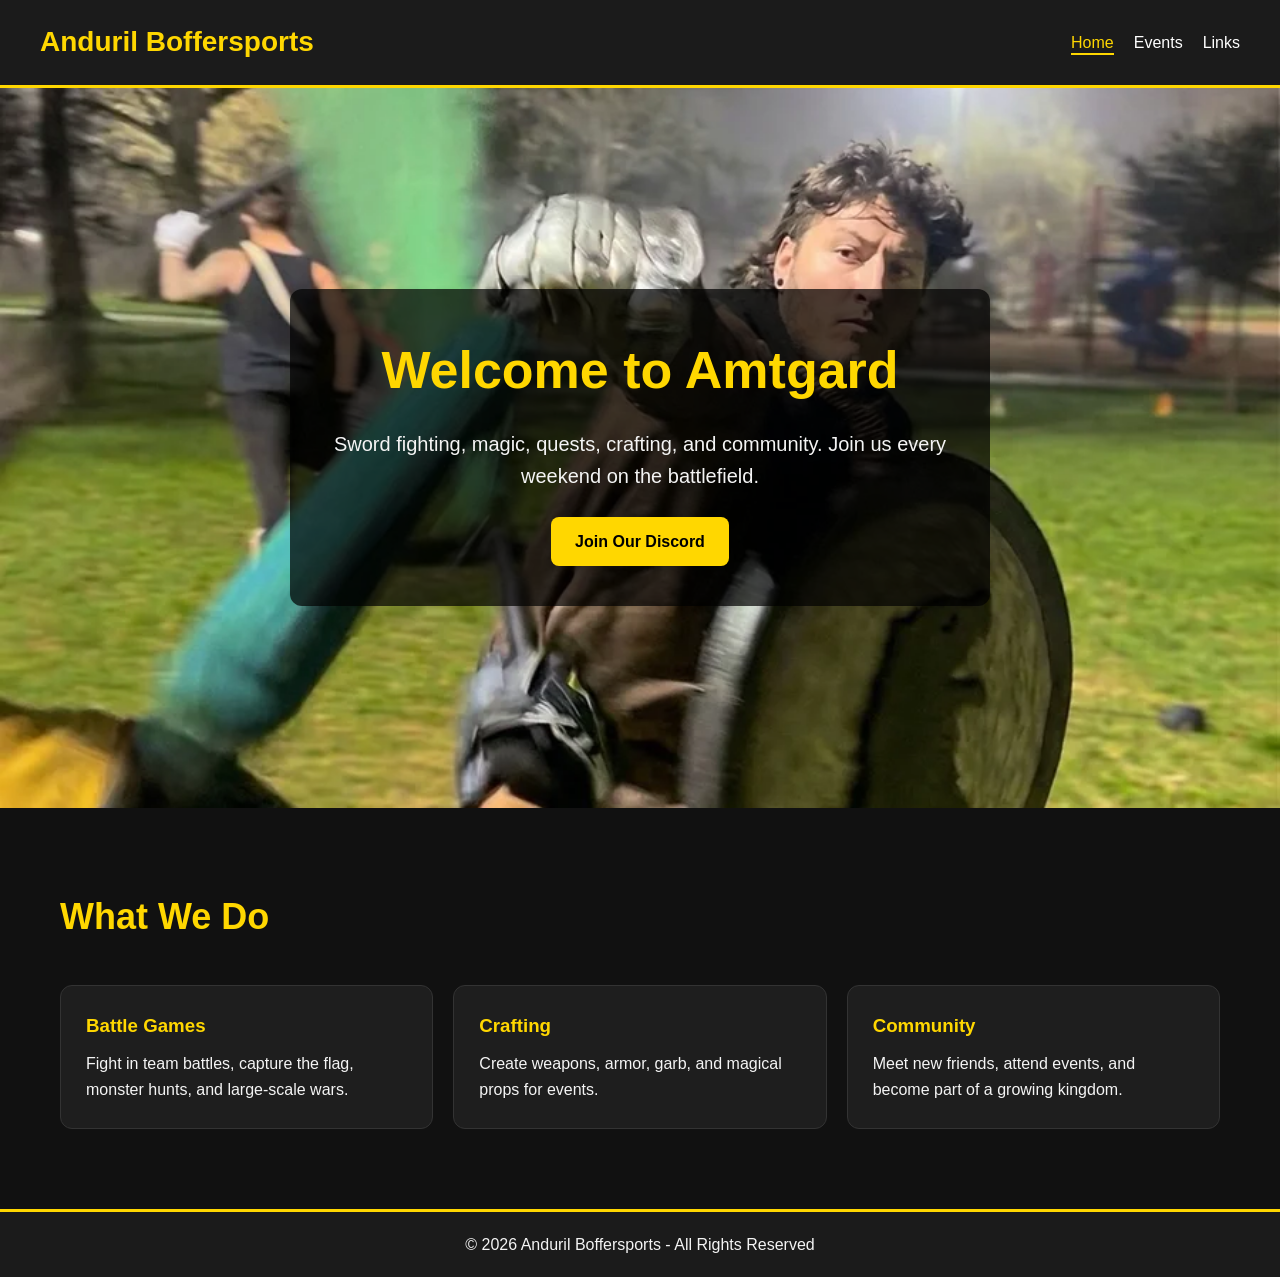
<file: index.html>
<!DOCTYPE html>
<html lang="en">
<head>
	<meta charset="UTF-8" />
	<meta name="viewport" content="width=device-width, initial-scale=1.0" />
	<title>Anduril Amtgard & Boffersports | Southern California LARP Combat</title>
	<meta name="description"
content="Anduril Amtgard is a Southern California boffersports and fantasy combat community featuring battles, events, crafting, and weekly park days.">
	<link rel="stylesheet" href="style.css">
	<link rel="icon" type="image/jpeg" href="images/favicon.jpeg">
</head>
<body>

	<header>
		<nav>
			<div class="logo">Anduril Boffersports</div>

			<ul class="nav-links">
				<li class="active"><a href="index.html">Home</a></li>
				<li><a href="events.html">Events</a></li>
				<li><a href="links.html">Links</a></li>
			</ul>
		</nav>
	</header>

	<section class="hero">
		<div class="hero-content">
			<h1>Welcome to Amtgard</h1>

			<p>
				Sword fighting, magic, quests, crafting, and community.
				Join us every weekend on the battlefield.
			</p>

			<a href="https://discord.gg/YGStXTPb2K" class="btn" target="_blank" rel="noopener noreferrer">Join Our Discord</a>
		</div>
	</section>

	<section class="section">
		<h2>What We Do</h2>

		<div class="cards">
			<div class="card">
				<h3>Battle Games</h3>
				<p>
					Fight in team battles, capture the flag,
					monster hunts, and large-scale wars.
				</p>
			</div>

			<div class="card">
				<h3>Crafting</h3>
				<p>
					Create weapons, armor, garb,
					and magical props for events.
				</p>
			</div>

			<div class="card">
				<h3>Community</h3>
				<p>
					Meet new friends, attend events,
					and become part of a growing kingdom.
				</p>
			</div>
		</div>
	</section>

	<footer>
		<p>© 2026 Anduril Boffersports - All Rights Reserved</p>
	</footer>

</body>
</html>
</file>
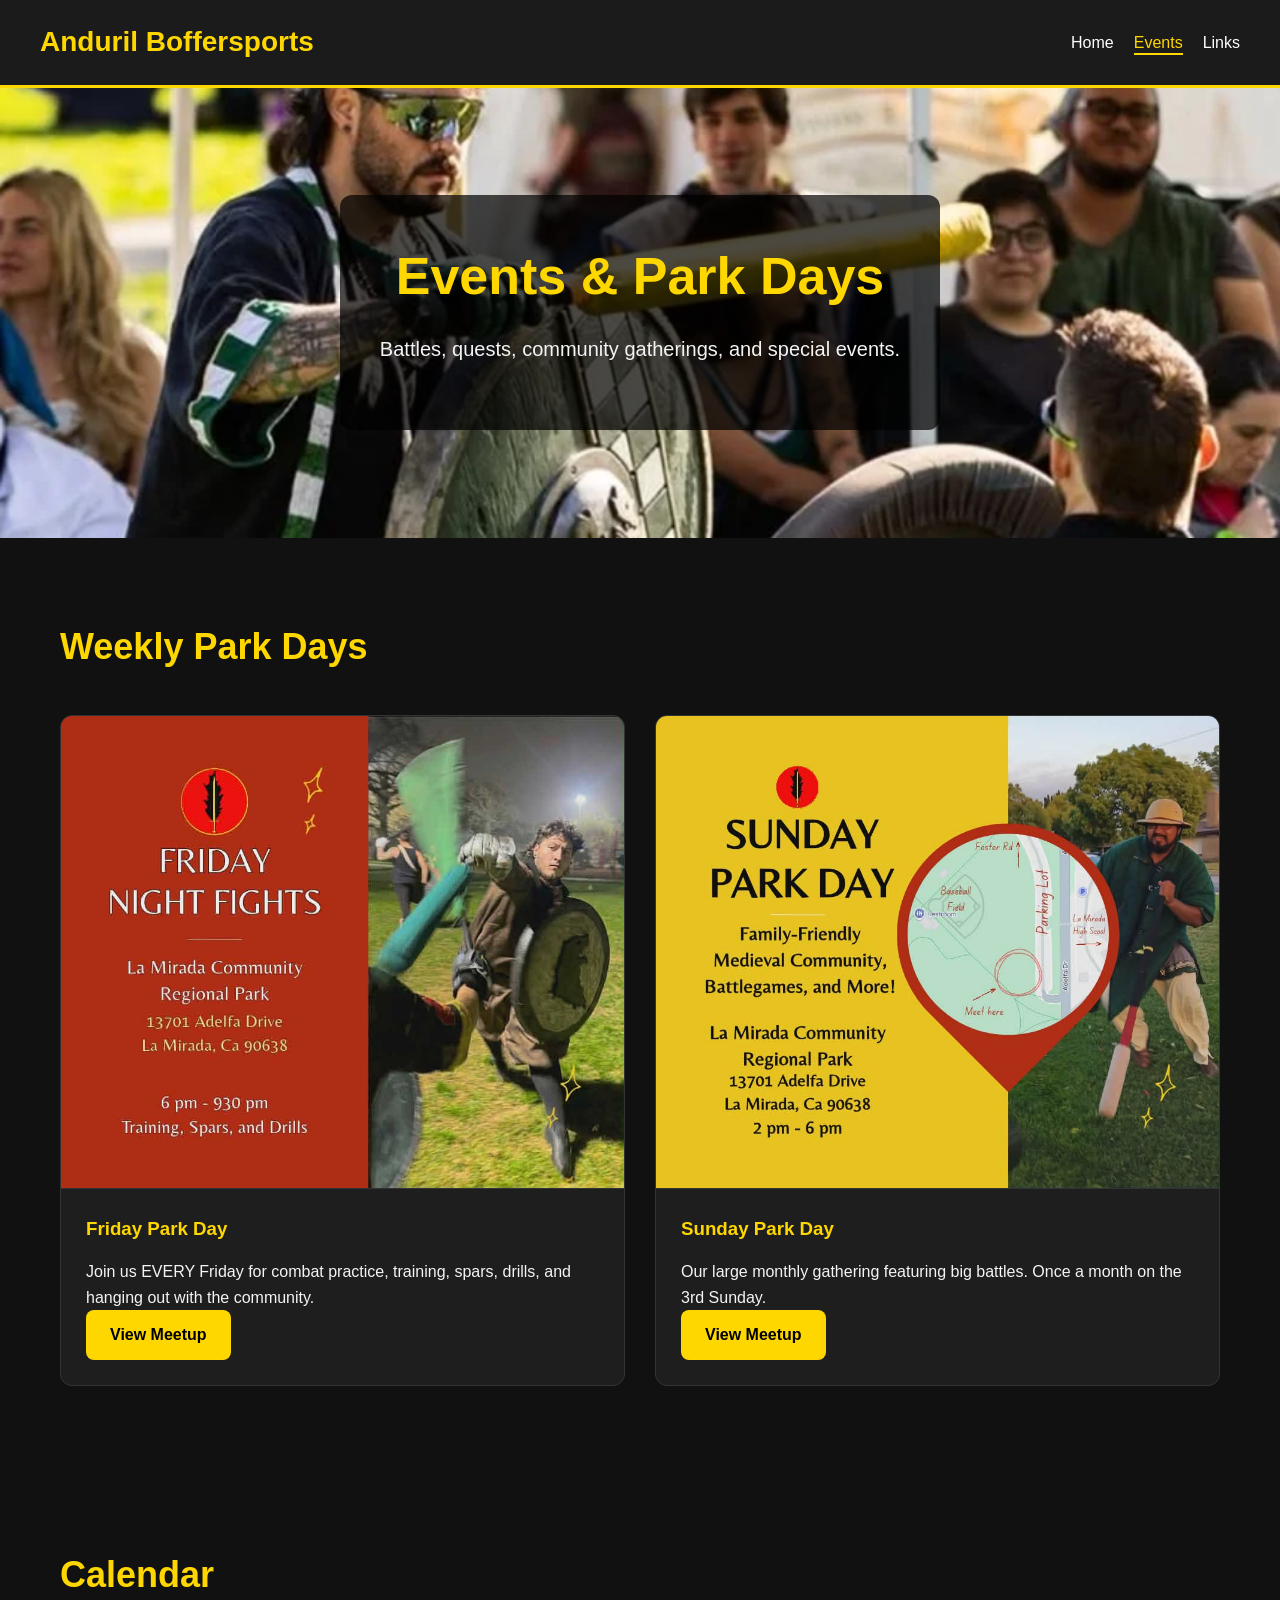
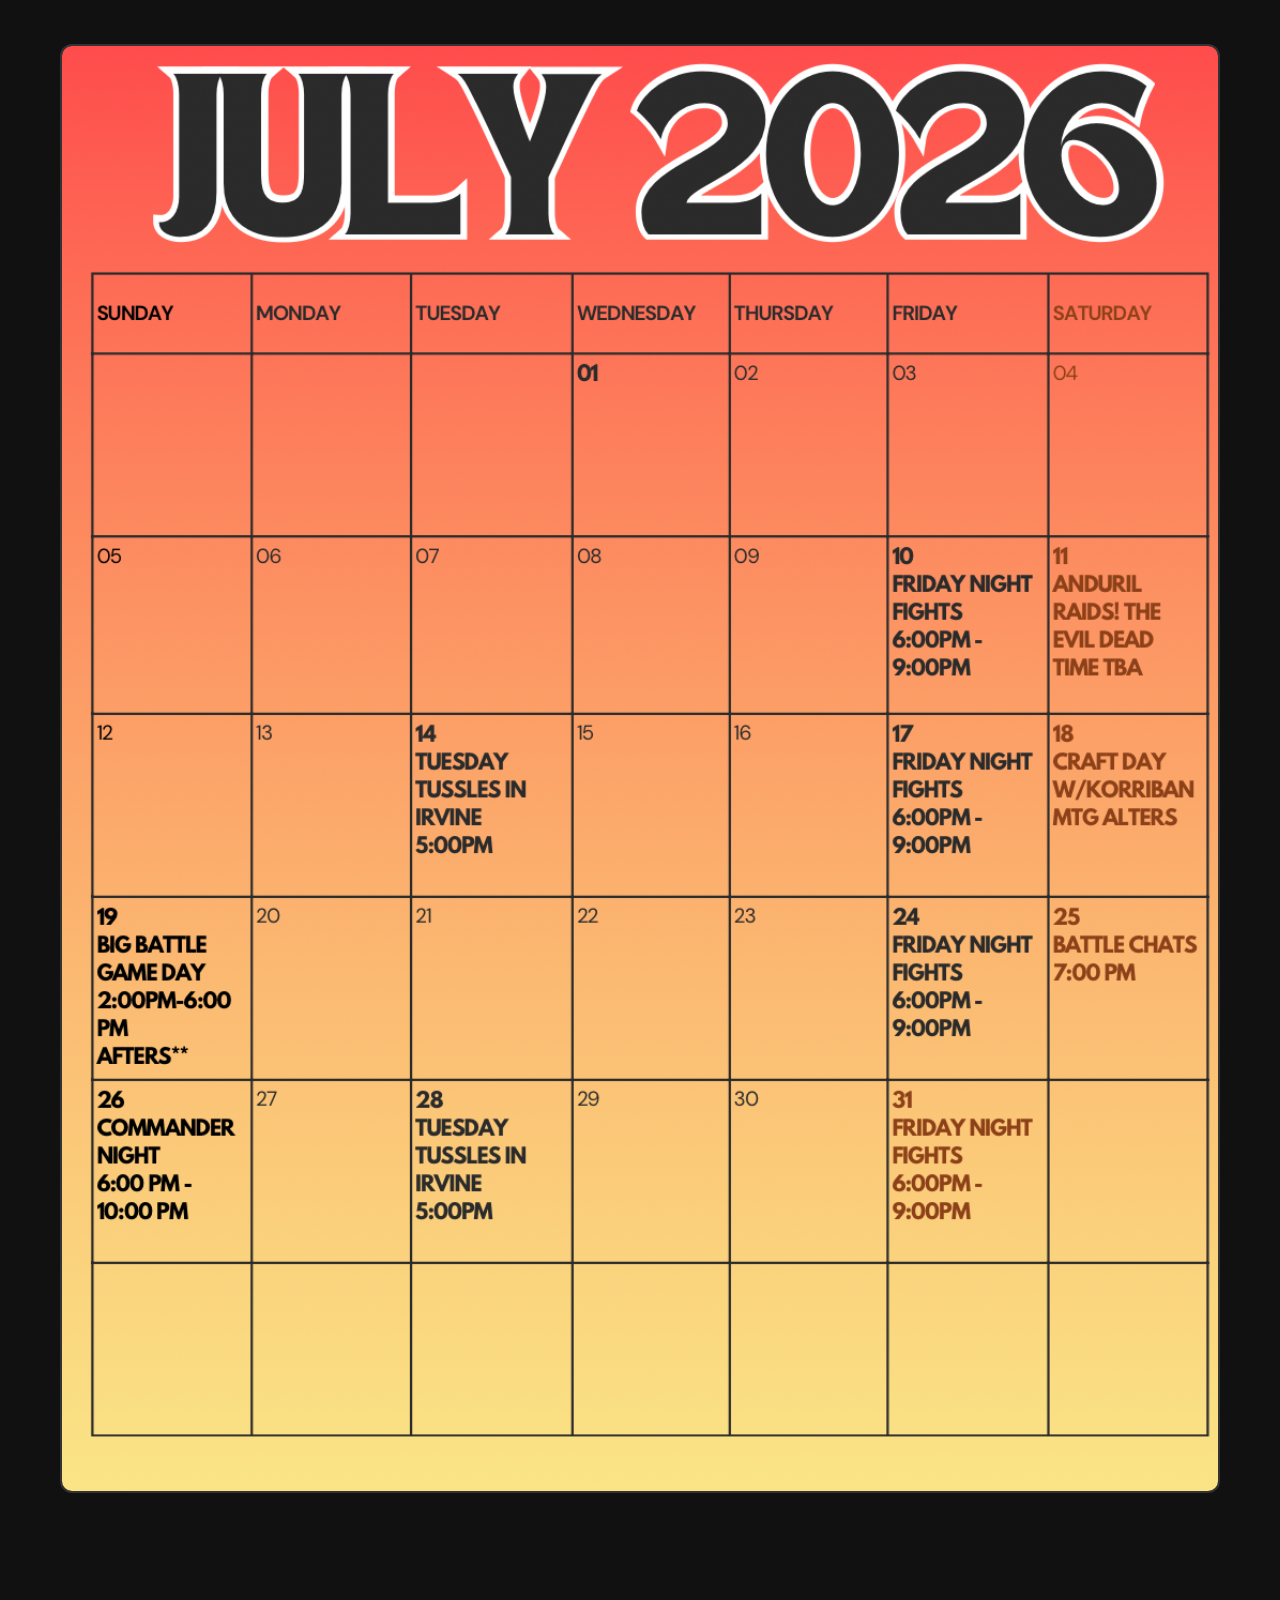
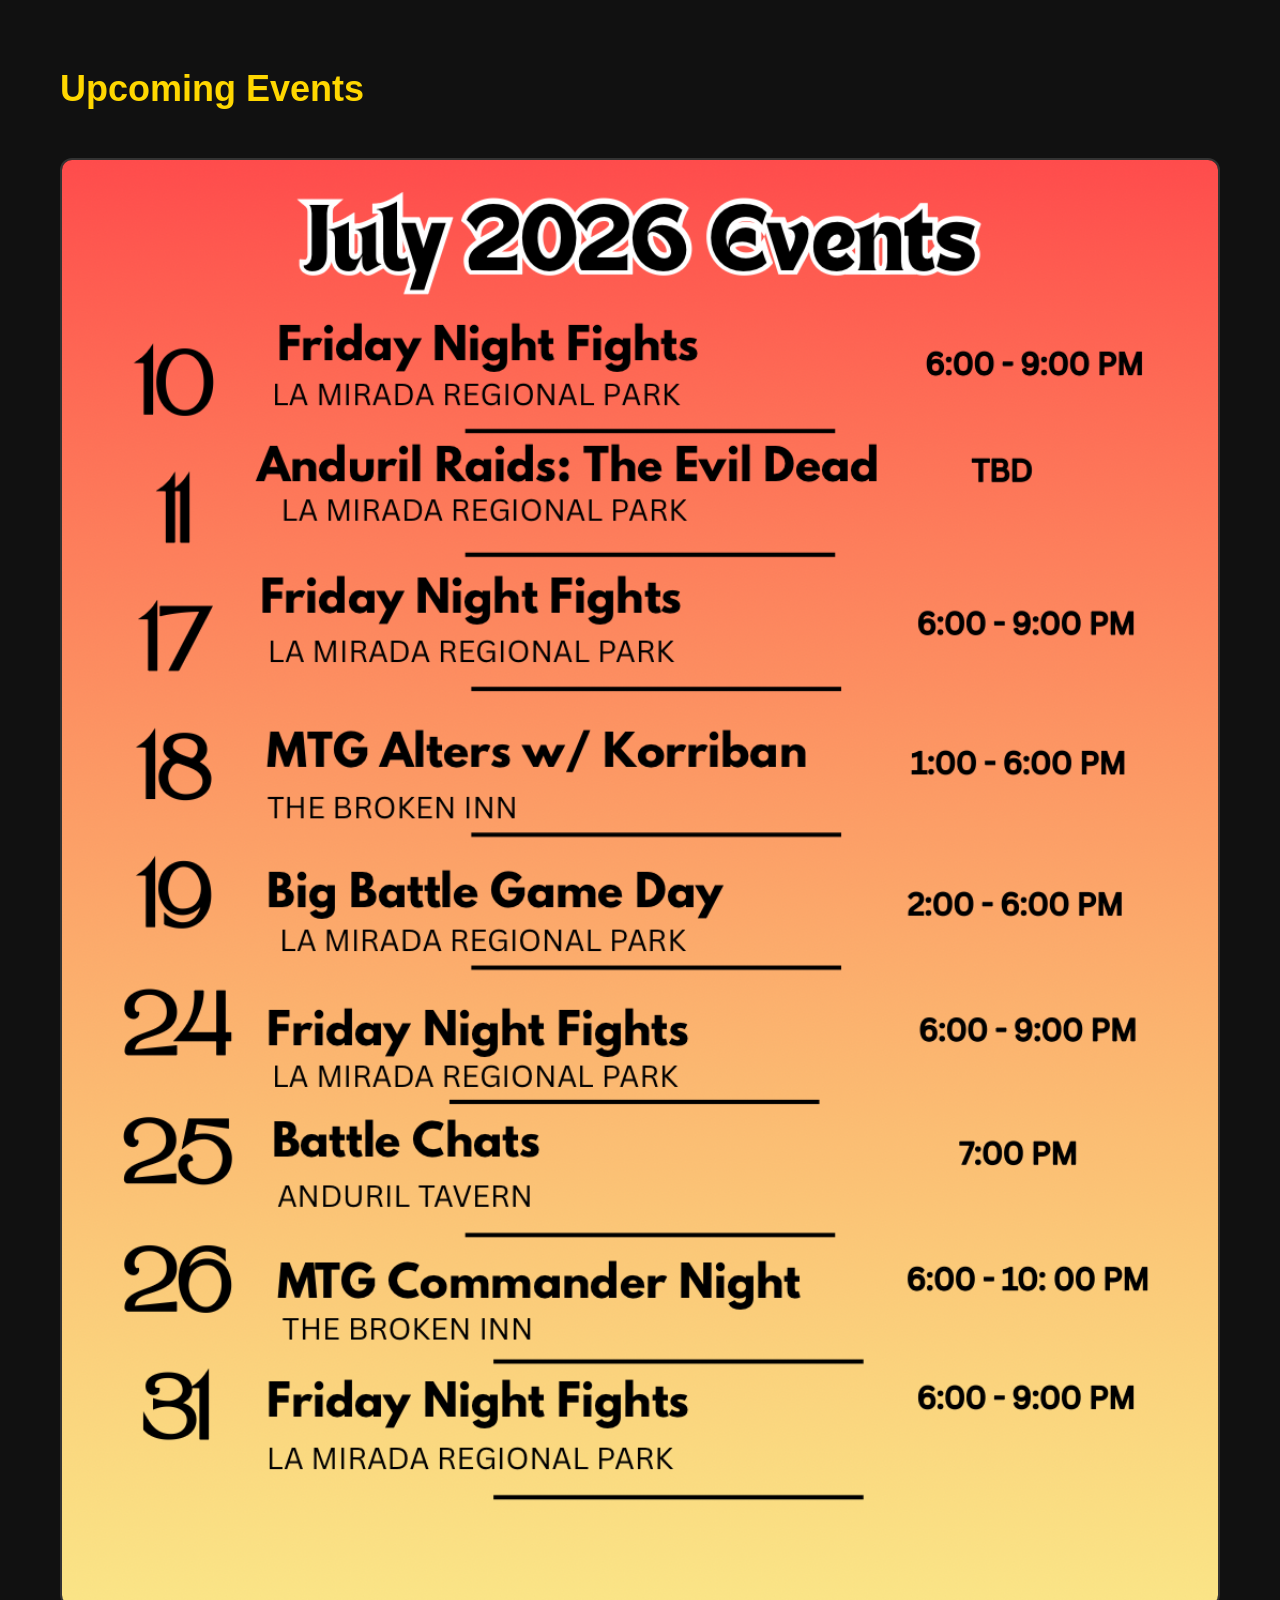
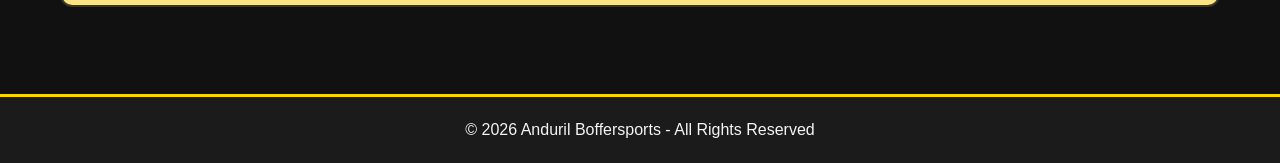
<file: events.html>
<!DOCTYPE html>
<html lang="en">
<head>
	<meta charset="UTF-8">
	<meta name="viewport" content="width=device-width, initial-scale=1.0">

	<title>Anduril Amtgard & Boffersports | Southern California LARP Combat</title>
	<meta name="description"
content="Anduril Amtgard is a Southern California boffersports and fantasy combat community featuring battles, events, crafting, and weekly park days.">
	<link rel="stylesheet" href="style.css">
	<link rel="icon" type="image/jpeg" href="images/favicon.jpeg">
</head>

<body>

	<header>
		<nav>
			<div class="logo">Anduril Boffersports</div>

			<ul class="nav-links">
				<li><a href="index.html">Home</a></li>
				<li class="active"><a href="events.html">Events</a></li>
				<li><a href="links.html">Links</a></li>
			</ul>
		</nav>
	</header>

	<section class="events-hero">
		<div class="hero-content">
			<h1>Events & Park Days</h1>

			<p>
				Battles, quests, community gatherings,
				and special events.
			</p>
		</div>
	</section>

	<section class="section">
		<h2>Weekly Park Days</h2>

		<div class="event-grid">

			<div class="event-card">
				<img src="images/FridayParkDay.jpg" alt="Friday Park Day">

				<div class="event-info">
					<h3>Friday Park Day</h3>

					<p>
						Join us EVERY Friday for combat practice, training, 
						spars, drills, and hanging out with the community.
					</p>

					<a href="https://www.meetup.com/anduril-amtgard/"
					class="btn"
					target="_blank"
					rel="noopener noreferrer">
						View Meetup
					</a>
				</div>
			</div>

			<div class="event-card">
				<img src="images/SundayParkDay.jpg" alt="Sunday Park Day">

				<div class="event-info">
					<h3>Sunday Park Day</h3>

					<p>
						Our large monthly gathering featuring big battles. 
						Once a month on the 3rd Sunday.
					</p>

					<a href="https://www.meetup.com/anduril-amtgard/"
					class="btn"
					target="_blank"
					rel="noopener noreferrer">
						View Meetup
					</a>
				</div>
			</div>

		</div>
	</section>

	<section class="section">
		<h2>Calendar</h2>

		<div class="calendar-container">
			<img src="images/Cal.png" alt="Calendar">
		</div>
	</section>




	<section class="section">
		<h2>Upcoming Events</h2>

		<div class="calendar-container">
			<img src="images/Events.png" alt="Upcoming Events">
		</div>
	</section>

	<footer>
		<p>© 2026 Anduril Boffersports - All Rights Reserved</p>
	</footer>
	
<script>
	const video = document.getElementById("event-video");

	const observer = new IntersectionObserver((entries) => {
		entries.forEach(entry => {

			if (entry.isIntersecting) {
				video.play();
			}
			else {
				video.pause();
			}

		});
	}, {
		threshold: 0.5
	});

	observer.observe(video);
</script>

</body>
</html>
</file>
<file: style.css>
* {
	margin: 0;
	padding: 0;
	box-sizing: border-box;
}

body {
	font-family: Arial, sans-serif;
	background-color: #111;
	color: #f4f4f4;
	line-height: 1.6;
}

header {
	background: #1b1b1b;
	padding: 20px;
	border-bottom: 3px solid gold;
	position: sticky;
	top: 0;
	z-index: 100;
}

nav {
	display: flex;
	justify-content: space-between;
	align-items: center;
	max-width: 1200px;
	margin: auto;
}

.logo {
	font-size: 28px;
	font-weight: bold;
	color: gold;
}

.nav-links {
	display: flex;
	gap: 20px;
	list-style: none;
}

.nav-links a {
	text-decoration: none;
	color: white;
	transition: 0.3s;
}

.nav-links a:hover {
	color: gold;
}

.nav-links .active a {
	color: gold;
	border-bottom: 2px solid gold;
	padding-bottom: 2px;
}

.hero {
	height: 80vh;
	background-color: #1b1b1b;
	background-image: url("images/jakoby-and-meyers.jpeg");
	background-size: cover;
	background-position: center;
	display: flex;
	align-items: center;
	justify-content: center;
	text-align: center;
	padding: 20px;
}

.hero-content {
	background: rgba(0, 0, 0, 0.7);
	padding: 40px;
	border-radius: 12px;
	max-width: 700px;
}

.hero h1,
.events-hero h1,
.links-hero h1 {
	font-size: 52px;
	margin-bottom: 15px;
	color: gold;
}

.hero p,
.events-hero p {
	font-size: 20px;
	margin-bottom: 25px;
}

.btn {
	display: inline-block;
	padding: 12px 24px;
	background: gold;
	color: black;
	text-decoration: none;
	font-weight: bold;
	border-radius: 8px;
	transition: 0.3s;
}

.btn:hover {
	background: white;
}

.section {
	max-width: 1200px;
	margin: auto;
	padding: 80px 20px;
}

.section h2 {
	font-size: 36px;
	margin-bottom: 20px;
	color: gold;
}

.cards {
	display: grid;
	grid-template-columns: repeat(auto-fit, minmax(250px, 1fr));
	gap: 20px;
	margin-top: 40px;
}

.card {
	background: #1e1e1e;
	padding: 25px;
	border-radius: 12px;
	border: 1px solid #333;
	transition: 0.3s;
}

.card:hover {
	transform: translateY(-5px);
	border-color: gold;
}

.card h3 {
	margin-bottom: 10px;
	color: gold;
}

footer {
	background: #1b1b1b;
	text-align: center;
	padding: 20px;
	border-top: 3px solid gold;
}

/* EVENTS PAGE */

.events-hero {
	height: 50vh;
	background-color: #1b1b1b;
	background-image: url("images/kool-karps.jpeg");
	background-size: cover;
	background-position: center;
	display: flex;
	align-items: center;
	justify-content: center;
	text-align: center;
	padding: 20px;
}

.event-grid {
	display: grid;
	grid-template-columns: repeat(2, 1fr);
	gap: 30px;
	margin-top: 40px;
}

.event-card {
	background: #1e1e1e;
	border-radius: 12px;
	overflow: hidden;
	border: 1px solid #333;
	transition: 0.3s;
}

.event-card:hover {
	transform: translateY(-5px);
	border-color: gold;
}

.event-card img {
	width: 100%;
	height: auto;

	display: block;
	border-bottom:  1px solid #333;
}

.event-info {
	padding: 25px;

}

.event-info h3 {
	color: gold;
	margin-bottom: 15px;
}

.calendar-container img {
	width: 100%;
	border-radius: 12px;
	border: 2px solid #333;
	margin-top: 20px;
}

.special-event {
	display: grid;
	grid-template-columns: 1fr 1fr;
	gap: 30px;
	align-items: center;
	margin-top: 40px;
	background: #1e1e1e;
	padding: 30px;
	border-radius: 12px;
	border: 1px solid #333;
}

.special-event img {
	width: 100%;
	border-radius: 12px;
}

.special-event-info h3 {
	color: gold;
	font-size: 32px;
	margin-bottom: 20px;
}

.special-event-info p {
	margin-bottom: 20px;
}

@media (max-width: 900px) {

	nav {
		flex-direction: column;
		gap: 20px;
	}

	.nav-links {
		flex-wrap: wrap;
		justify-content: center;
	}

	.special-event {
		grid-template-columns: 1fr;
	}

	.hero h1,
	.events-hero h1,
	.links-hero h1 {
		font-size: 40px;
	}
}

/* LINKS PAGE */
.section--centered {
	text-align: center;
}

.section--centered .links-grid {
	margin: 40px auto 0;
}

.section--centered .link-card {
	text-align: left;
}

.links-hero {
    height: 35vh;
    background-color: #1b1b1b;
	background-image: url("images/grouptemp.jpg");
    background-size: cover;
    background-position: center;
    display: flex;
    align-items: center;
    justify-content: center;
    text-align: center;
    padding: 20px;
}

.links-grid {
    display: flex;
    flex-direction: column;
    gap: 16px;
    margin: 40px auto 0;
    max-width: 700px;
}

.link-card {
    display: flex;
    align-items: center;
    gap: 20px;
    background: #1e1e1e;
    border: 1px solid #333;
    border-radius: 12px;
    padding: 24px;
    text-decoration: none;
    color: #f4f4f4;
    transition: 0.3s;
}

.link-card:hover {
    border-color: gold;
    transform: translateX(6px);
}

.link-icon {
    width: 36px;
    height: 36px;
    flex-shrink: 0;
}

.link-icon-text {
    display: flex;
    align-items: center;
    justify-content: center;
    font-size: 22px;
    font-weight: bold;
    color: gold;
    width: 36px;
    height: 36px;
}

.link-info h3 {
    color: gold;
    margin-bottom: 4px;
}

.link-arrow {
    margin-left: auto;
    font-size: 22px;
    color: gold;
    flex-shrink: 0;
    transition: 0.3s;
}

.link-card:hover .link-arrow {
    transform: translateX(4px);
}

/* ACTIVE NAV */

.nav-links .active a {
    color: gold;
    border-bottom: 2px solid gold;
    padding-bottom: 2px;
}

/* video wip */
.promo-video {
	width: 100%;
	max-width: 900px;
	display: block;
	margin: 40px auto;
	border-radius: 12px;
	border: 2px solid #333;
}
</file>
